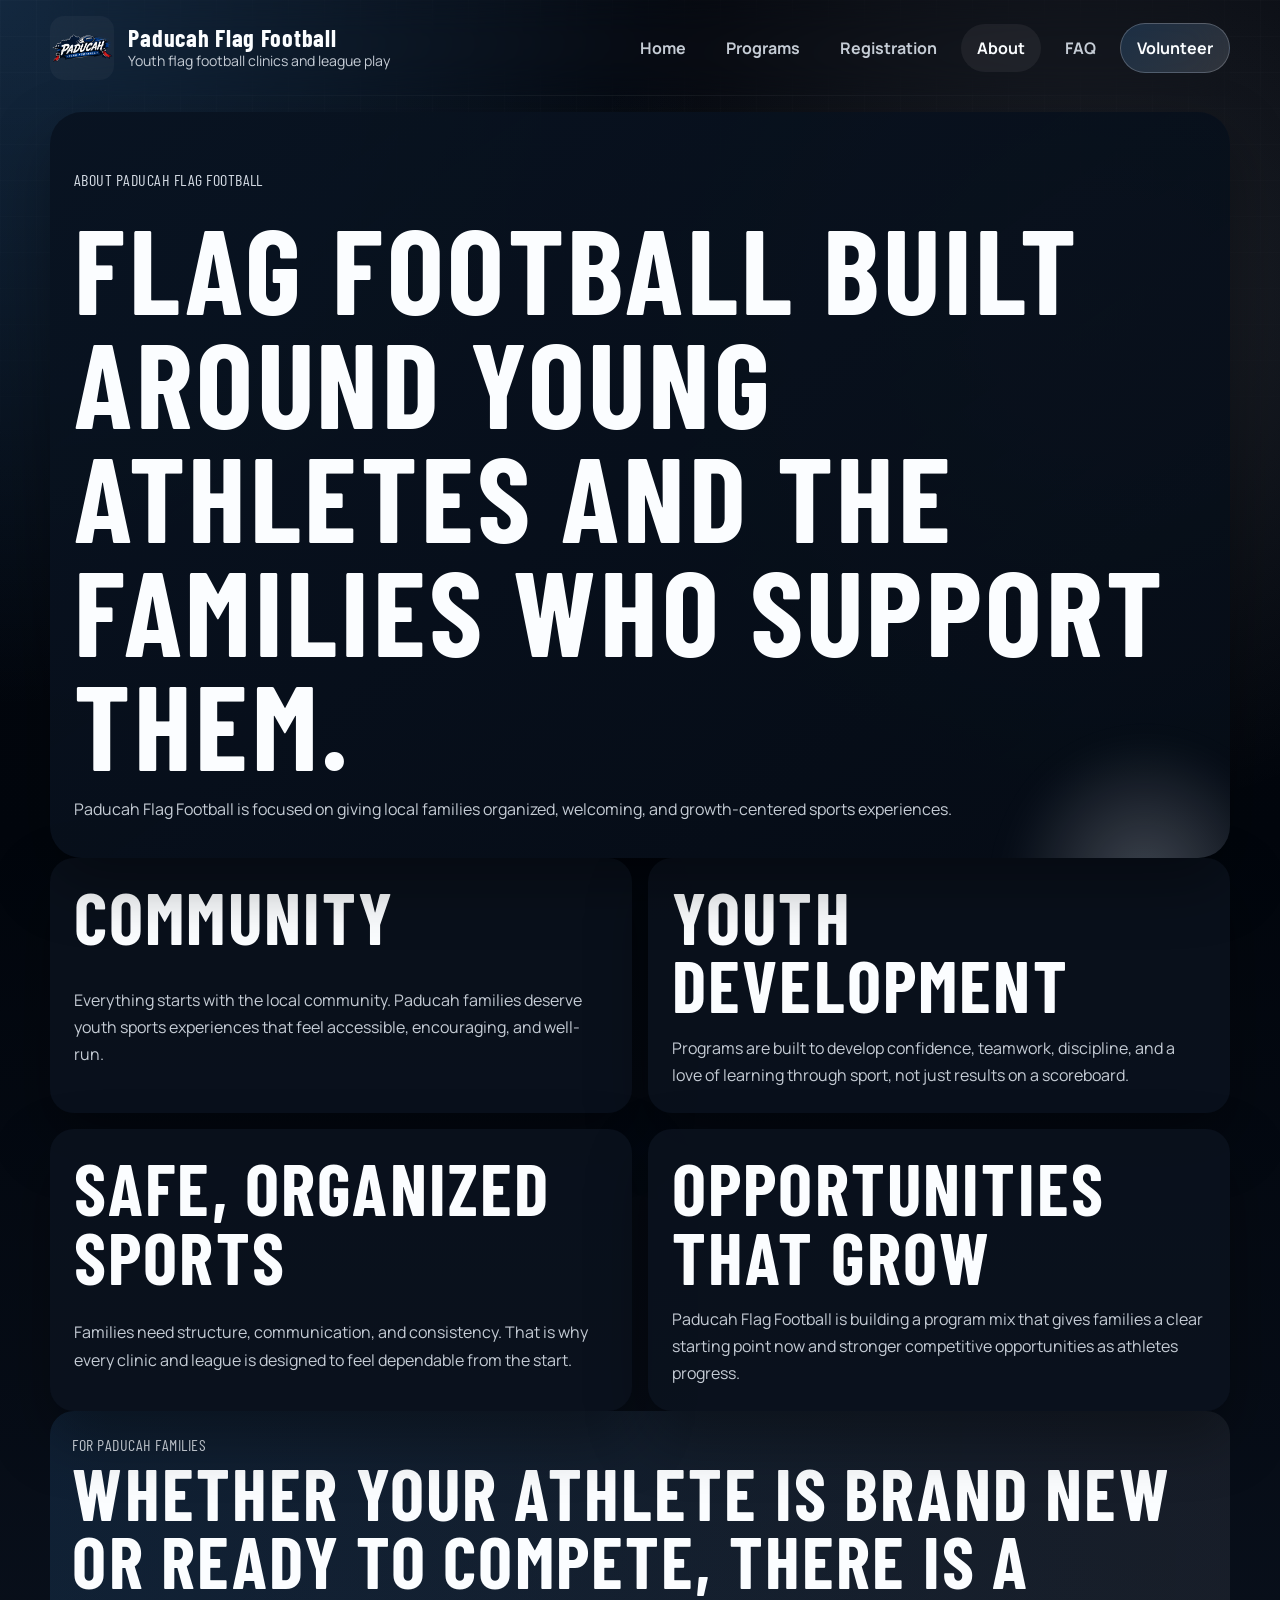
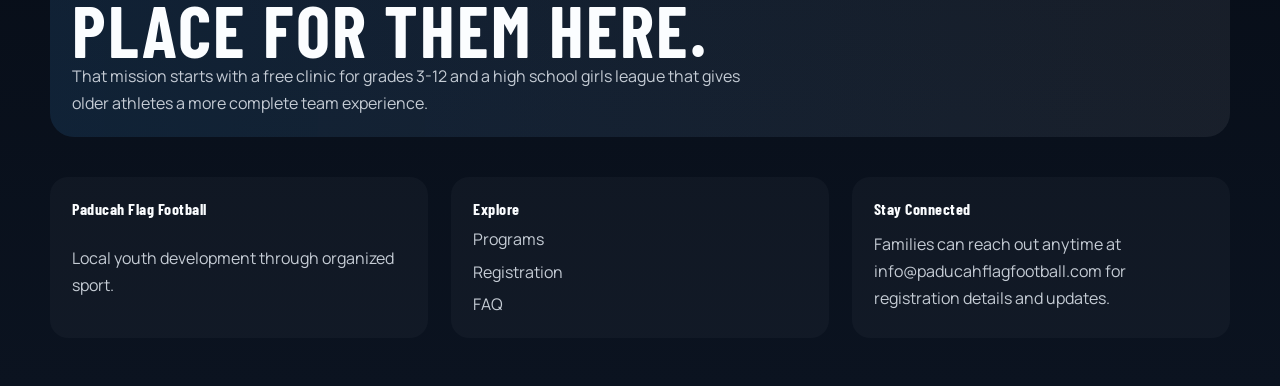
<file: about.html>
<!DOCTYPE html>
<html lang="en">
<head>
  <meta charset="UTF-8">
  <meta name="viewport" content="width=device-width, initial-scale=1.0">
  <title>About | Paducah Flag Football</title>
  <meta
    name="description"
    content="Learn about Paducah Flag Football and the focus on community, youth development, and safe organized sports for local families."
  >
  <link rel="preconnect" href="https://fonts.googleapis.com">
  <link rel="preconnect" href="https://fonts.gstatic.com" crossorigin>
  <link href="https://fonts.googleapis.com/css2?family=Barlow+Condensed:wght@600;700;800&family=Manrope:wght@400;500;600;700;800&display=swap" rel="stylesheet">
  <link rel="stylesheet" href="assets/styles.css">
</head>
<body>
  <div class="site-shell inner-page-shell">
    <header class="site-header">
      <a class="brand" href="index.html">
        <span class="brand-mark">
          <img class="brand-logo" src="images/pffLogo.png" alt="Paducah Flag Football logo">
        </span>
        <span class="brand-text">
          <strong>Paducah Flag Football</strong>
          <span>Youth flag football clinics and league play</span>
        </span>
      </a>
      <button class="menu-toggle" type="button" aria-expanded="false" aria-controls="site-nav">
        Menu
      </button>
      <nav class="site-nav" id="site-nav">
        <a href="index.html">Home</a>
        <a href="programs.html">Programs</a>
        <a href="registration.html">Registration</a>
        <a href="about.html" aria-current="page">About</a>
        <a href="faq.html">FAQ</a>
        <a href="volunteers.html" class="nav-cta">Volunteer</a>
      </nav>
    </header>

    <main>
      <section class="page-hero">
        <p class="eyebrow">About Paducah Flag Football</p>
        <h1>Flag football built around young athletes and the families who support them.</h1>
        <p>Paducah Flag Football is focused on giving local families organized, welcoming, and growth-centered sports experiences.</p>
      </section>

      <section class="story-grid">
        <article>
          <h2>Community</h2>
          <p>Everything starts with the local community. Paducah families deserve youth sports experiences that feel accessible, encouraging, and well-run.</p>
        </article>
        <article>
          <h2>Youth Development</h2>
          <p>Programs are built to develop confidence, teamwork, discipline, and a love of learning through sport, not just results on a scoreboard.</p>
        </article>
        <article>
          <h2>Safe, Organized Sports</h2>
          <p>Families need structure, communication, and consistency. That is why every clinic and league is designed to feel dependable from the start.</p>
        </article>
        <article>
          <h2>Opportunities That Grow</h2>
          <p>Paducah Flag Football is building a program mix that gives families a clear starting point now and stronger competitive opportunities as athletes progress.</p>
        </article>
      </section>

      <section class="support-strip">
        <div>
          <p class="eyebrow">For Paducah Families</p>
          <h2>Whether your athlete is brand new or ready to compete, there is a place for them here.</h2>
          <p>That mission starts with a free clinic for grades 3-12 and a high school girls league that gives older athletes a more complete team experience.</p>
        </div>
      </section>
    </main>

    <footer class="site-footer">
      <div>
        <strong>Paducah Flag Football</strong>
        <p>Local youth development through organized sport.</p>
      </div>
      <div>
        <strong>Explore</strong>
        <a href="programs.html">Programs</a>
        <a href="registration.html">Registration</a>
        <a href="faq.html">FAQ</a>
      </div>
      <div>
        <strong>Stay Connected</strong>
        <p>Families can reach out anytime at <a href="mailto:info@paducahflagfootball.com">info@paducahflagfootball.com</a> for registration details and updates.</p>
      </div>
    </footer>
  </div>

  <script src="assets/script.js"></script>
</body>
</html>
</file>
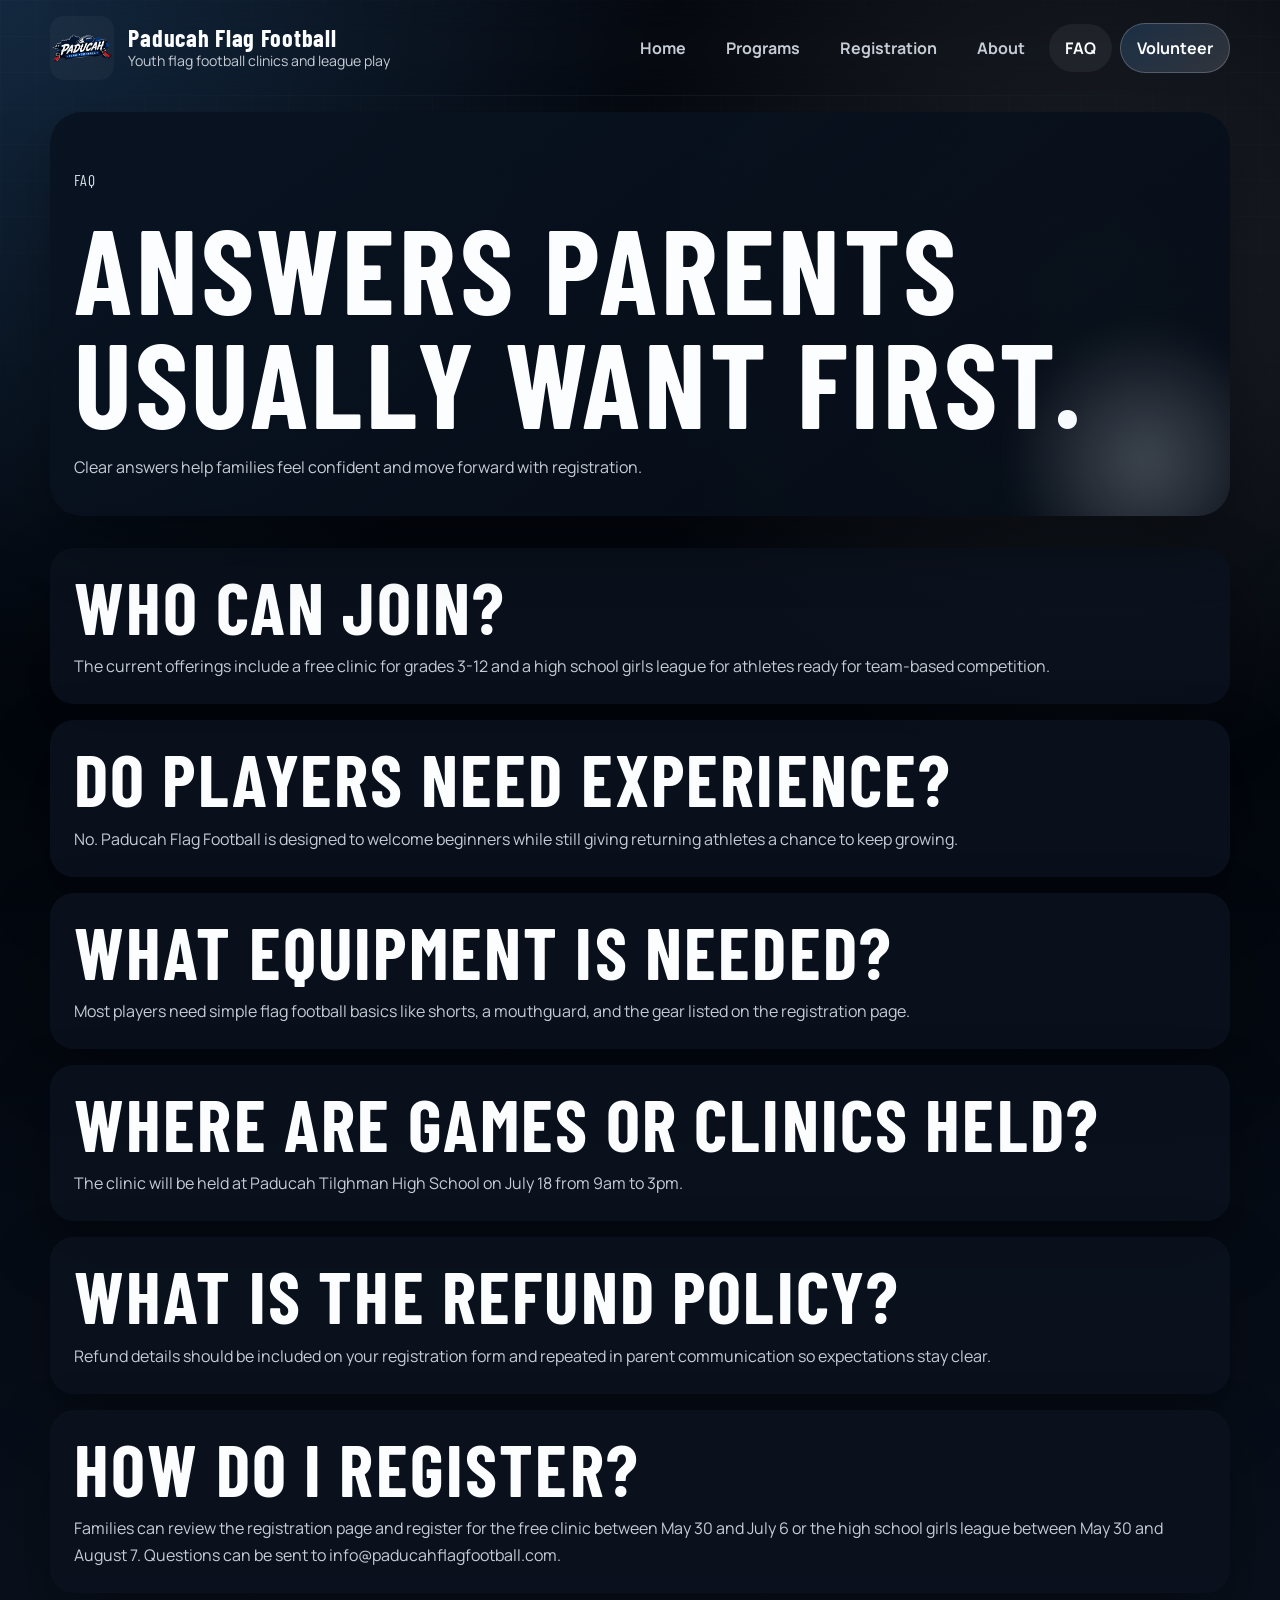
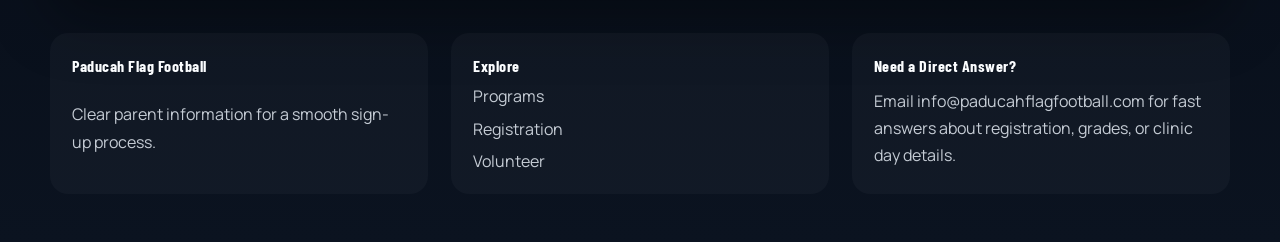
<file: faq.html>
<!DOCTYPE html>
<html lang="en">
<head>
  <meta charset="UTF-8">
  <meta name="viewport" content="width=device-width, initial-scale=1.0">
  <title>FAQ | Paducah Flag Football</title>
  <meta
    name="description"
    content="Find answers about eligibility, experience level, equipment, locations, refunds, and registration for Paducah Flag Football."
  >
  <link rel="preconnect" href="https://fonts.googleapis.com">
  <link rel="preconnect" href="https://fonts.gstatic.com" crossorigin>
  <link href="https://fonts.googleapis.com/css2?family=Barlow+Condensed:wght@600;700;800&family=Manrope:wght@400;500;600;700;800&display=swap" rel="stylesheet">
  <link rel="stylesheet" href="assets/styles.css">
</head>
<body>
  <div class="site-shell inner-page-shell">
    <header class="site-header">
      <a class="brand" href="index.html">
        <span class="brand-mark">
          <img class="brand-logo" src="images/pffLogo.png" alt="Paducah Flag Football logo">
        </span>
        <span class="brand-text">
          <strong>Paducah Flag Football</strong>
          <span>Youth flag football clinics and league play</span>
        </span>
      </a>
      <button class="menu-toggle" type="button" aria-expanded="false" aria-controls="site-nav">
        Menu
      </button>
      <nav class="site-nav" id="site-nav">
        <a href="index.html">Home</a>
        <a href="programs.html">Programs</a>
        <a href="registration.html">Registration</a>
        <a href="about.html">About</a>
        <a href="faq.html" aria-current="page">FAQ</a>
        <a href="volunteers.html" class="nav-cta">Volunteer</a>
      </nav>
    </header>

    <main>
      <section class="page-hero">
        <p class="eyebrow">FAQ</p>
        <h1>Answers parents usually want first.</h1>
        <p>Clear answers help families feel confident and move forward with registration.</p>
      </section>

      <section class="faq-list">
        <article class="faq-item">
          <h2>Who can join?</h2>
          <p>The current offerings include a free clinic for grades 3-12 and a high school girls league for athletes ready for team-based competition.</p>
        </article>
        <article class="faq-item">
          <h2>Do players need experience?</h2>
          <p>No. Paducah Flag Football is designed to welcome beginners while still giving returning athletes a chance to keep growing.</p>
        </article>
        <article class="faq-item">
          <h2>What equipment is needed?</h2>
          <p>Most players need simple flag football basics like shorts, a mouthguard, and the gear listed on the registration page.</p>
        </article>
        <article class="faq-item">
          <h2>Where are games or clinics held?</h2>
          <p>The clinic will be held at Paducah Tilghman High School on July 18 from 9am to 3pm.</p>
        </article>
        <article class="faq-item">
          <h2>What is the refund policy?</h2>
          <p>Refund details should be included on your registration form and repeated in parent communication so expectations stay clear.</p>
        </article>
        <article class="faq-item">
          <h2>How do I register?</h2>
          <p>Families can review the registration page and register for the free clinic between May 30 and July 6 or the high school girls league between May 30 and August 7. Questions can be sent to <a href="mailto:info@paducahflagfootball.com">info@paducahflagfootball.com</a>.</p>
        </article>
      </section>
    </main>

    <footer class="site-footer">
      <div>
        <strong>Paducah Flag Football</strong>
        <p>Clear parent information for a smooth sign-up process.</p>
      </div>
      <div>
        <strong>Explore</strong>
        <a href="programs.html">Programs</a>
        <a href="registration.html">Registration</a>
        <a href="volunteers.html">Volunteer</a>
      </div>
      <div>
        <strong>Need a Direct Answer?</strong>
        <p>Email <a href="mailto:info@paducahflagfootball.com">info@paducahflagfootball.com</a> for fast answers about registration, grades, or clinic day details.</p>
      </div>
    </footer>
  </div>

  <script src="assets/script.js"></script>
</body>
</html>
</file>
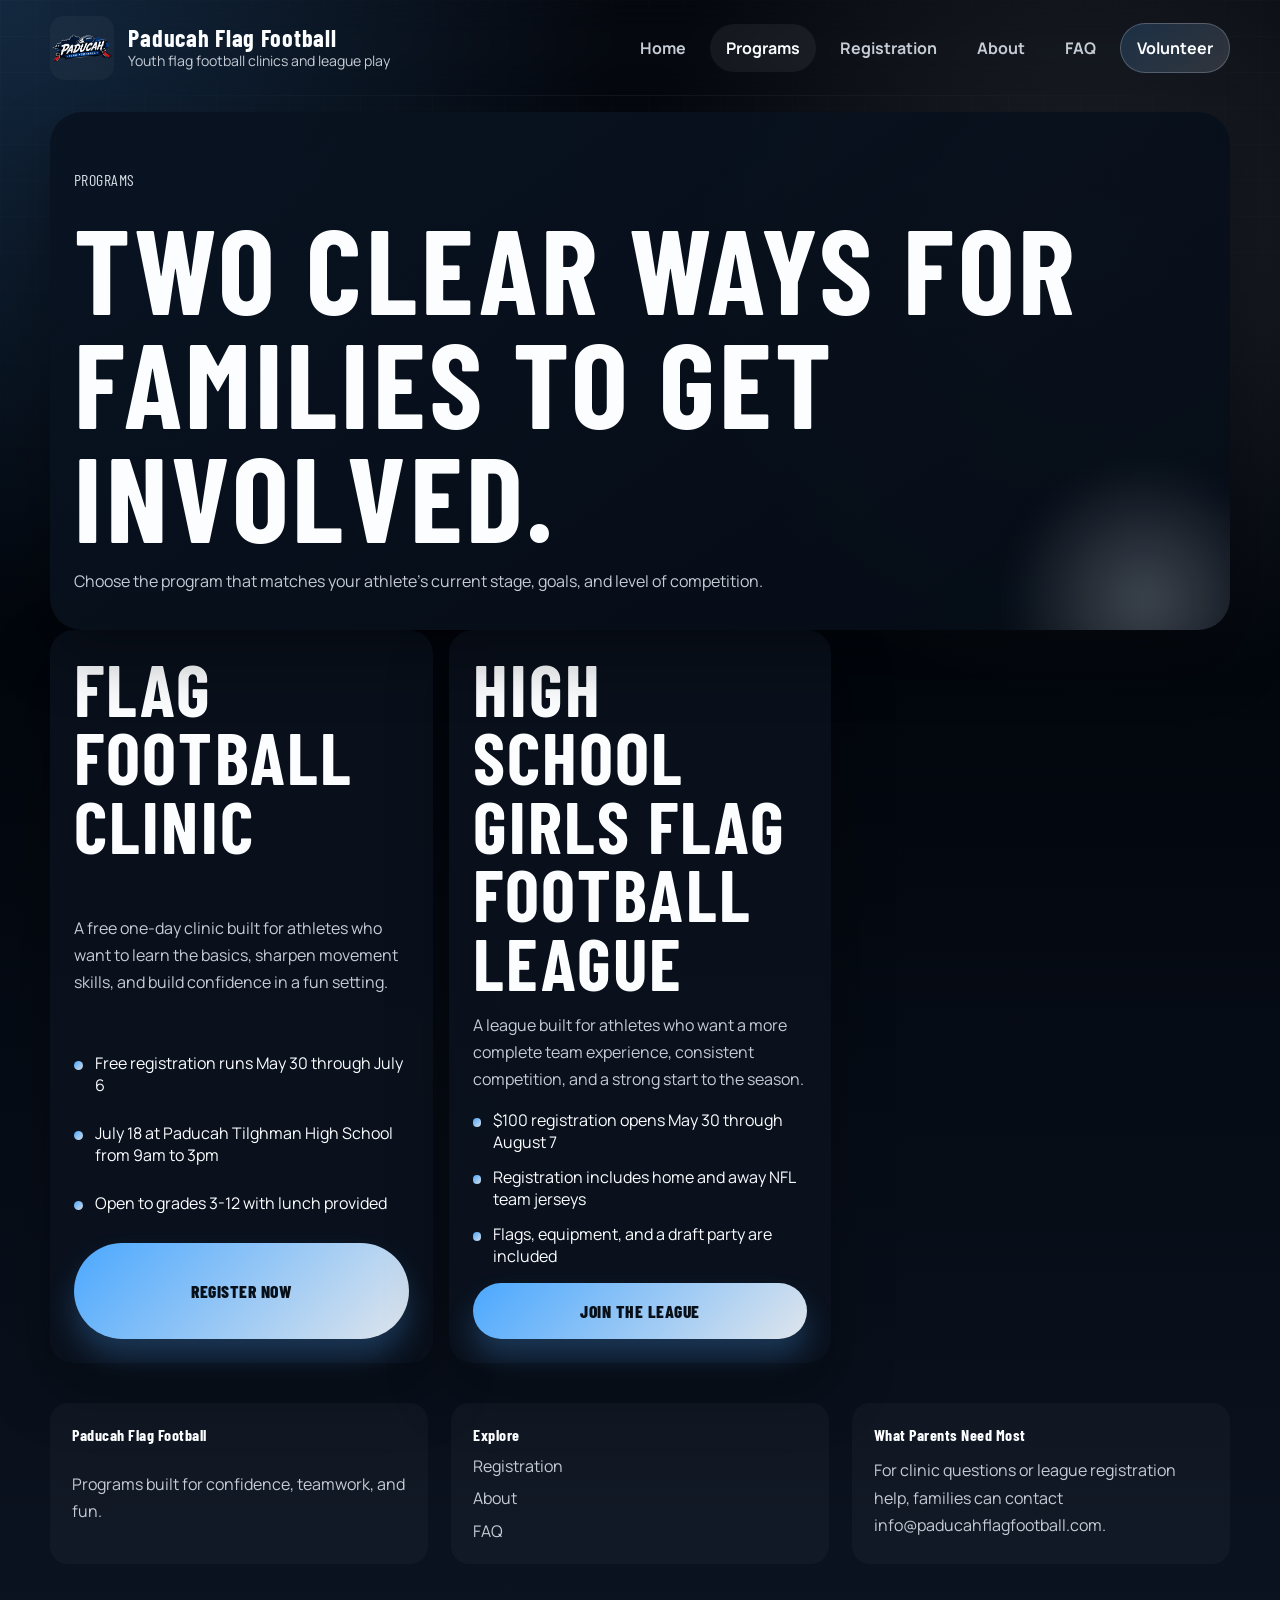
<file: programs.html>
<!DOCTYPE html>
<html lang="en">
<head>
  <meta charset="UTF-8">
  <meta name="viewport" content="width=device-width, initial-scale=1.0">
  <title>Programs | Paducah Flag Football Clinic and League</title>
  <meta
    name="description"
    content="Explore the free Paducah Flag Football Clinic on July 18 and current league opportunities for local athletes."
  >
  <link rel="preconnect" href="https://fonts.googleapis.com">
  <link rel="preconnect" href="https://fonts.gstatic.com" crossorigin>
  <link href="https://fonts.googleapis.com/css2?family=Barlow+Condensed:wght@600;700;800&family=Manrope:wght@400;500;600;700;800&display=swap" rel="stylesheet">
  <link rel="stylesheet" href="assets/styles.css">
</head>
<body>
  <div class="site-shell inner-page-shell">
    <header class="site-header">
      <a class="brand" href="index.html">
        <span class="brand-mark">
          <img class="brand-logo" src="images/pffLogo.png" alt="Paducah Flag Football logo">
        </span>
        <span class="brand-text">
          <strong>Paducah Flag Football</strong>
          <span>Youth flag football clinics and league play</span>
        </span>
      </a>
      <button class="menu-toggle" type="button" aria-expanded="false" aria-controls="site-nav">
        Menu
      </button>
      <nav class="site-nav" id="site-nav">
        <a href="index.html">Home</a>
        <a href="programs.html" aria-current="page">Programs</a>
        <a href="registration.html">Registration</a>
        <a href="about.html">About</a>
        <a href="faq.html">FAQ</a>
        <a href="volunteers.html" class="nav-cta">Volunteer</a>
      </nav>
    </header>

    <main>
      <section class="page-hero">
        <p class="eyebrow">Programs</p>
        <h1>Two clear ways for families to get involved.</h1>
        <p>Choose the program that matches your athlete's current stage, goals, and level of competition.</p>
      </section>

      <section class="program-detail-grid">
        <article class="program-detail-card" id="flag-football-program">
          <h2>Flag Football Clinic</h2>
          <p>A free one-day clinic built for athletes who want to learn the basics, sharpen movement skills, and build confidence in a fun setting.</p>
          <ul class="feature-list">
            <li>Free registration runs May 30 through July 6</li>
            <li>July 18 at Paducah Tilghman High School from 9am to 3pm</li>
            <li>Open to grades 3-12 with lunch provided</li>
          </ul>
          <a class="button button-primary" href="registration.html#flag-football">Register Now</a>
        </article>

        <article class="program-detail-card" id="girls-summer-program">
          <h2>High School Girls Flag Football League</h2>
          <p>A league built for athletes who want a more complete team experience, consistent competition, and a strong start to the season.</p>
          <ul class="feature-list">
            <li>$100 registration opens May 30 through August 7</li>
            <li>Registration includes home and away NFL team jerseys</li>
            <li>Flags, equipment, and a draft party are included</li>
          </ul>
          <a class="button button-primary" href="registration.html#girls-summer">Join the League</a>
        </article>
      </section>
    </main>

    <footer class="site-footer">
      <div>
        <strong>Paducah Flag Football</strong>
        <p>Programs built for confidence, teamwork, and fun.</p>
      </div>
      <div>
        <strong>Explore</strong>
        <a href="registration.html">Registration</a>
        <a href="about.html">About</a>
        <a href="faq.html">FAQ</a>
      </div>
      <div>
        <strong>What Parents Need Most</strong>
        <p>For clinic questions or league registration help, families can contact <a href="mailto:info@paducahflagfootball.com">info@paducahflagfootball.com</a>.</p>
      </div>
    </footer>
  </div>

  <script src="assets/script.js"></script>
</body>
</html>
</file>
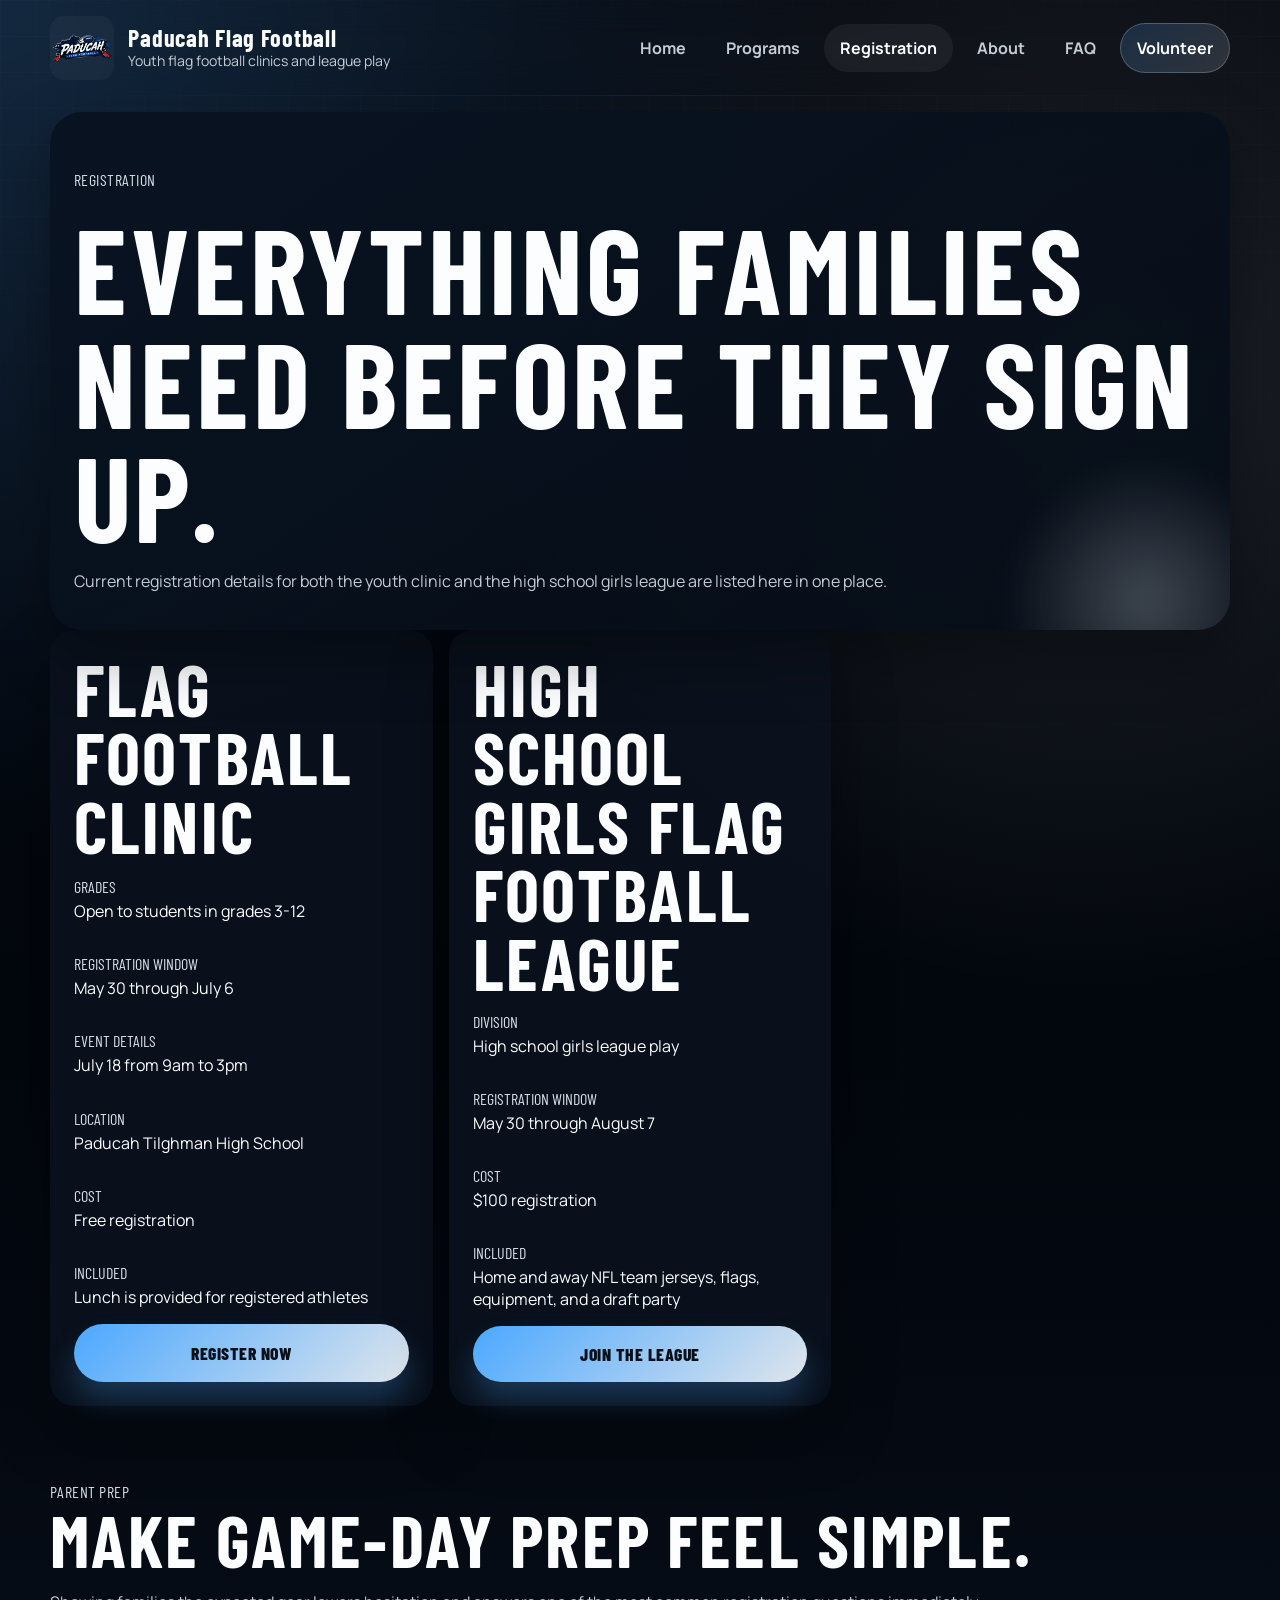
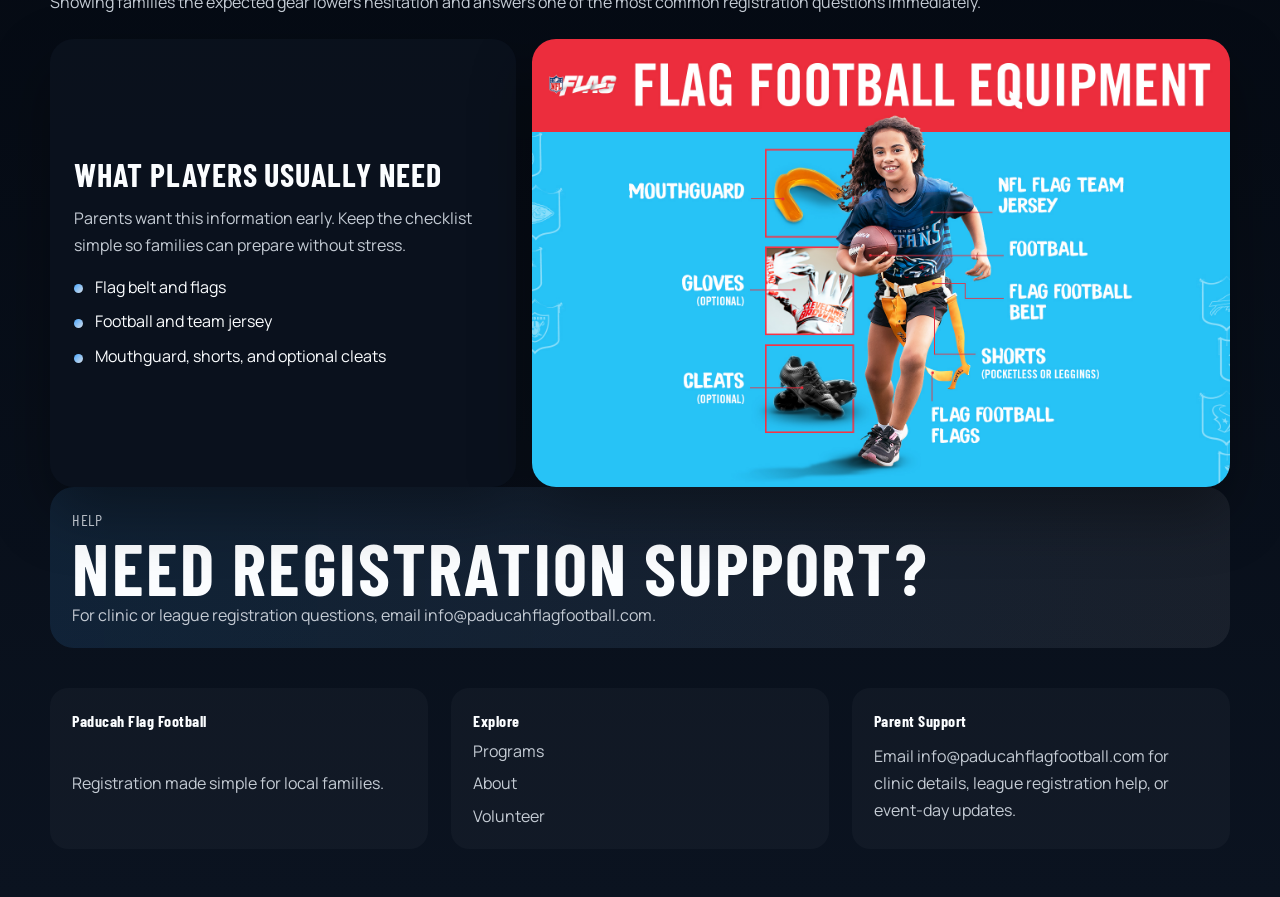
<file: registration.html>
<!DOCTYPE html>
<html lang="en">
<head>
  <meta charset="UTF-8">
  <meta name="viewport" content="width=device-width, initial-scale=1.0">
  <title>Registration | Paducah Flag Football Clinic</title>
  <meta
    name="description"
    content="Review live registration details for the free Paducah Flag Football Clinic, including dates, grades, location, and contact information."
  >
  <link rel="preconnect" href="https://fonts.googleapis.com">
  <link rel="preconnect" href="https://fonts.gstatic.com" crossorigin>
  <link href="https://fonts.googleapis.com/css2?family=Barlow+Condensed:wght@600;700;800&family=Manrope:wght@400;500;600;700;800&display=swap" rel="stylesheet">
  <link rel="stylesheet" href="assets/styles.css">
</head>
<body>
  <div class="site-shell inner-page-shell">
    <header class="site-header">
      <a class="brand" href="index.html">
        <span class="brand-mark">
          <img class="brand-logo" src="images/pffLogo.png" alt="Paducah Flag Football logo">
        </span>
        <span class="brand-text">
          <strong>Paducah Flag Football</strong>
          <span>Youth flag football clinics and league play</span>
        </span>
      </a>
      <button class="menu-toggle" type="button" aria-expanded="false" aria-controls="site-nav">
        Menu
      </button>
      <nav class="site-nav" id="site-nav">
        <a href="index.html">Home</a>
        <a href="programs.html">Programs</a>
        <a href="registration.html" aria-current="page">Registration</a>
        <a href="about.html">About</a>
        <a href="faq.html">FAQ</a>
        <a href="volunteers.html" class="nav-cta">Volunteer</a>
      </nav>
    </header>

    <main>
      <section class="page-hero">
        <p class="eyebrow">Registration</p>
        <h1>Everything families need before they sign up.</h1>
        <p>Current registration details for both the youth clinic and the high school girls league are listed here in one place.</p>
      </section>

      <section class="registration-grid">
        <article class="registration-card" id="flag-football">
          <div class="registration-header">
            <h2>Flag Football Clinic</h2>
          </div>
          <dl>
            <div>
              <dt>Grades</dt>
              <dd>Open to students in grades 3-12</dd>
            </div>
            <div>
              <dt>Registration Window</dt>
              <dd>May 30 through July 6</dd>
            </div>
            <div>
              <dt>Event Details</dt>
              <dd>July 18 from 9am to 3pm</dd>
            </div>
            <div>
              <dt>Location</dt>
              <dd>Paducah Tilghman High School</dd>
            </div>
            <div>
              <dt>Cost</dt>
              <dd>Free registration</dd>
            </div>
            <div>
              <dt>Included</dt>
              <dd>Lunch is provided for registered athletes</dd>
            </div>
          </dl>
          <a class="button button-primary" href="#top">Register Now</a>
        </article>

        <article class="registration-card" id="girls-summer">
          <div class="registration-header">
            <h2>High School Girls Flag Football League</h2>
          </div>
          <dl>
            <div>
              <dt>Division</dt>
              <dd>High school girls league play</dd>
            </div>
            <div>
              <dt>Registration Window</dt>
              <dd>May 30 through August 7</dd>
            </div>
            <div>
              <dt>Cost</dt>
              <dd>$100 registration</dd>
            </div>
            <div>
              <dt>Included</dt>
              <dd>Home and away NFL team jerseys, flags, equipment, and a draft party</dd>
            </div>
          </dl>
          <a class="button button-primary" href="#top">Join the League</a>
        </article>

      </section>

      <section class="section-block equipment-section">
        <div class="section-heading split-heading">
          <div>
            <p class="eyebrow">Parent Prep</p>
            <h2>Make game-day prep feel simple.</h2>
          </div>
          <p>Showing families the expected gear lowers hesitation and answers one of the most common registration questions immediately.</p>
        </div>
        <div class="support-media-layout equipment-media-layout">
          <div class="support-copy-card">
            <h3>What players usually need</h3>
            <p>Parents want this information early. Keep the checklist simple so families can prepare without stress.</p>
            <ul class="feature-list">
              <li>Flag belt and flags</li>
              <li>Football and team jersey</li>
              <li>Mouthguard, shorts, and optional cleats</li>
            </ul>
          </div>
          <figure class="image-card image-card-wide">
            <img src="images/drive-assets/football-equipment-girl.jpg" alt="NFL FLAG equipment graphic showing football, jersey, flags, mouthguard, shorts, gloves, and cleats.">
          </figure>
        </div>
      </section>

      <section class="support-strip">
        <div>
          <p class="eyebrow">Help</p>
          <h2>Need registration support?</h2>
          <p>For clinic or league registration questions, email <a href="mailto:info@paducahflagfootball.com">info@paducahflagfootball.com</a>.</p>
        </div>
      </section>
    </main>

    <footer class="site-footer">
      <div>
        <strong>Paducah Flag Football</strong>
        <p>Registration made simple for local families.</p>
      </div>
      <div>
        <strong>Explore</strong>
        <a href="programs.html">Programs</a>
        <a href="about.html">About</a>
        <a href="volunteers.html">Volunteer</a>
      </div>
      <div>
        <strong>Parent Support</strong>
        <p>Email <a href="mailto:info@paducahflagfootball.com">info@paducahflagfootball.com</a> for clinic details, league registration help, or event-day updates.</p>
      </div>
    </footer>
  </div>

  <script src="assets/script.js"></script>
</body>
</html>
</file>
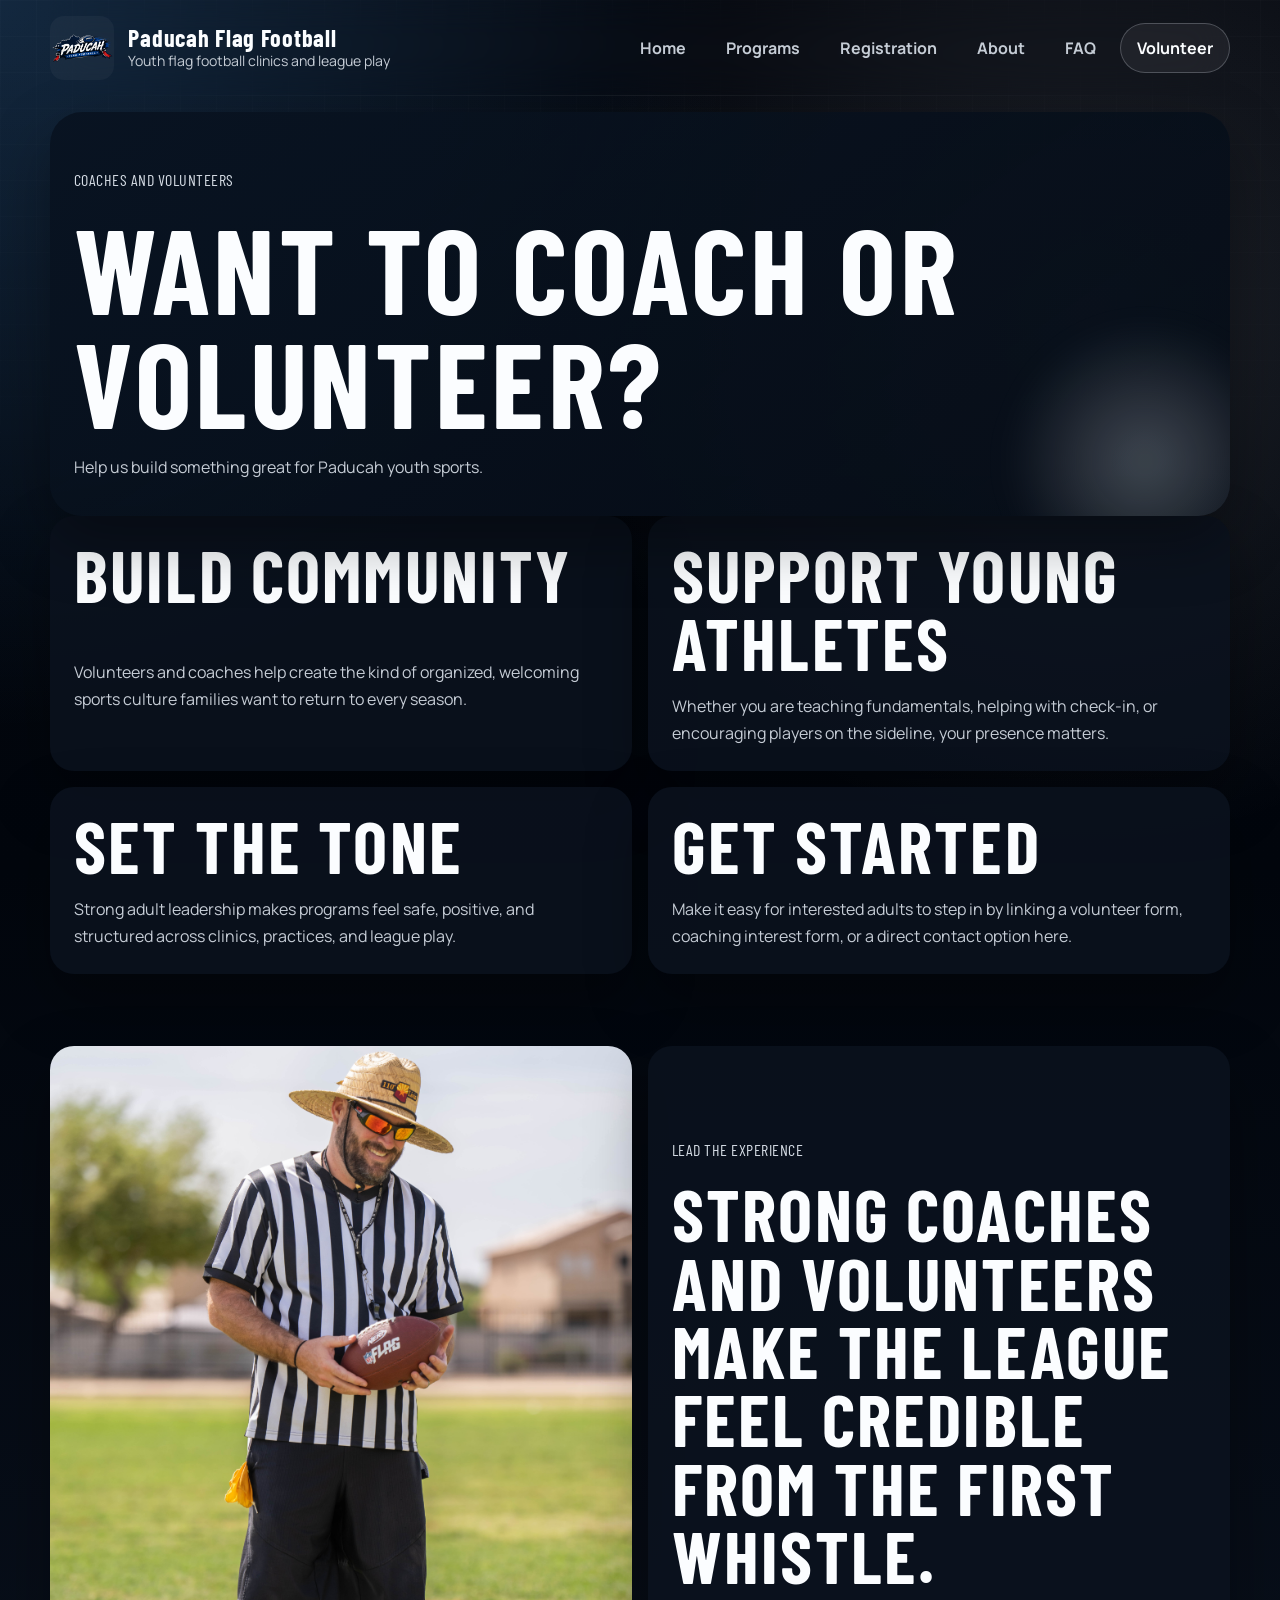
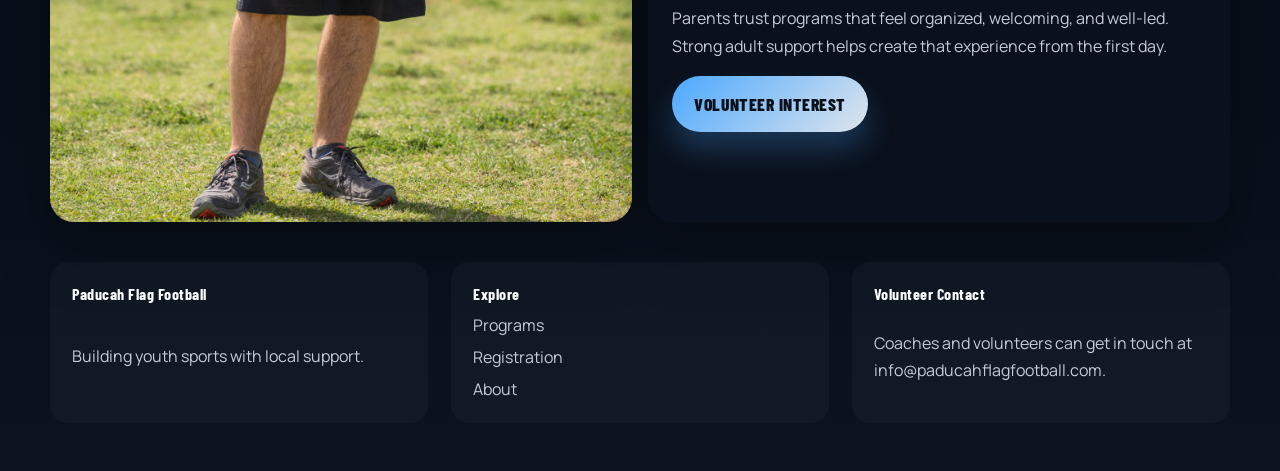
<file: volunteers.html>
<!DOCTYPE html>
<html lang="en">
<head>
  <meta charset="UTF-8">
  <meta name="viewport" content="width=device-width, initial-scale=1.0">
  <title>Coaches and Volunteers | Paducah Flag Football</title>
  <meta
    name="description"
    content="Learn how to coach or volunteer with Paducah Flag Football and help build strong youth sports opportunities for local families."
  >
  <link rel="preconnect" href="https://fonts.googleapis.com">
  <link rel="preconnect" href="https://fonts.gstatic.com" crossorigin>
  <link href="https://fonts.googleapis.com/css2?family=Barlow+Condensed:wght@600;700;800&family=Manrope:wght@400;500;600;700;800&display=swap" rel="stylesheet">
  <link rel="stylesheet" href="assets/styles.css">
</head>
<body>
  <div class="site-shell inner-page-shell">
    <header class="site-header">
      <a class="brand" href="index.html">
        <span class="brand-mark">
          <img class="brand-logo" src="images/pffLogo.png" alt="Paducah Flag Football logo">
        </span>
        <span class="brand-text">
          <strong>Paducah Flag Football</strong>
          <span>Youth flag football clinics and league play</span>
        </span>
      </a>
      <button class="menu-toggle" type="button" aria-expanded="false" aria-controls="site-nav">
        Menu
      </button>
      <nav class="site-nav" id="site-nav">
        <a href="index.html">Home</a>
        <a href="programs.html">Programs</a>
        <a href="registration.html">Registration</a>
        <a href="about.html">About</a>
        <a href="faq.html">FAQ</a>
        <a href="volunteers.html" aria-current="page" class="nav-cta">Volunteer</a>
      </nav>
    </header>

    <main>
      <section class="page-hero">
        <p class="eyebrow">Coaches and Volunteers</p>
        <h1>Want to coach or volunteer?</h1>
        <p>Help us build something great for Paducah youth sports.</p>
      </section>

      <section class="story-grid">
        <article>
          <h2>Build Community</h2>
          <p>Volunteers and coaches help create the kind of organized, welcoming sports culture families want to return to every season.</p>
        </article>
        <article>
          <h2>Support Young Athletes</h2>
          <p>Whether you are teaching fundamentals, helping with check-in, or encouraging players on the sideline, your presence matters.</p>
        </article>
        <article>
          <h2>Set the Tone</h2>
          <p>Strong adult leadership makes programs feel safe, positive, and structured across clinics, practices, and league play.</p>
        </article>
        <article>
          <h2>Get Started</h2>
          <p>Make it easy for interested adults to step in by linking a volunteer form, coaching interest form, or a direct contact option here.</p>
        </article>
      </section>

      <section class="section-block volunteer-photo-section">
        <div class="support-media-layout volunteer-media-layout">
          <figure class="image-card image-card-portrait">
            <img src="images/drive-assets/league-action.jpg" alt="Flag football official holding an NFL FLAG football on the field.">
          </figure>
          <div class="support-copy-card">
            <p class="eyebrow">Lead the Experience</p>
            <h2>Strong coaches and volunteers make the league feel credible from the first whistle.</h2>
            <p>Parents trust programs that feel organized, welcoming, and well-led. Strong adult support helps create that experience from the first day.</p>
            <a class="button button-primary" href="#top">Volunteer Interest</a>
          </div>
        </div>
      </section>
    </main>

    <footer class="site-footer">
      <div>
        <strong>Paducah Flag Football</strong>
        <p>Building youth sports with local support.</p>
      </div>
      <div>
        <strong>Explore</strong>
        <a href="programs.html">Programs</a>
        <a href="registration.html">Registration</a>
        <a href="about.html">About</a>
      </div>
      <div>
        <strong>Volunteer Contact</strong>
        <p>Coaches and volunteers can get in touch at <a href="mailto:info@paducahflagfootball.com">info@paducahflagfootball.com</a>.</p>
      </div>
    </footer>
  </div>

  <script src="assets/script.js"></script>
</body>
</html>
</file>
<file: assets/styles.css>
:root {
  --bg: #02060d;
  --surface: #09111d;
  --surface-strong: #132237;
  --surface-soft: rgba(12, 19, 31, 0.82);
  --line: rgba(194, 201, 209, 0.22);
  --text: #fbfdff;
  --muted: #c5ccd5;
  --accent-silver: #d6dde6;
  --accent-blue: #4ba8ff;
  --accent-blue-deep: #1e5fa8;
  --shadow: 0 26px 60px rgba(0, 0, 0, 0.35);
  --radius-xl: 32px;
  --radius-lg: 24px;
  --radius-md: 18px;
  --content-width: 1180px;
}

* {
  box-sizing: border-box;
}

html {
  scroll-behavior: smooth;
}

body {
  margin: 0;
  min-height: 100vh;
  font-family: "Manrope", sans-serif;
  color: var(--text);
  background:
    radial-gradient(circle at top left, rgba(75, 168, 255, 0.2), transparent 30%),
    radial-gradient(circle at 85% 15%, rgba(214, 221, 230, 0.12), transparent 26%),
    linear-gradient(180deg, #05080f 0%, #02060d 42%, #0b1320 100%);
}

body::before {
  content: "";
  position: fixed;
  inset: 0;
  background-image:
    linear-gradient(rgba(255, 255, 255, 0.03) 1px, transparent 1px),
    linear-gradient(90deg, rgba(255, 255, 255, 0.03) 1px, transparent 1px);
  background-size: 36px 36px;
  -webkit-mask-image: linear-gradient(180deg, rgba(0, 0, 0, 0.5), transparent 75%);
  mask-image: linear-gradient(180deg, rgba(0, 0, 0, 0.5), transparent 75%);
  pointer-events: none;
}

a {
  color: inherit;
  text-decoration: none;
}

p {
  margin: 0;
  line-height: 1.7;
  color: var(--muted);
}

h1,
h2,
h3,
strong,
.button,
.brand-text strong,
.card-tag,
.hero-badge,
.eyebrow {
  font-family: "Barlow Condensed", sans-serif;
  letter-spacing: 0.03em;
}

h1,
h2,
h3 {
  margin: 0;
  color: var(--text);
  line-height: 0.95;
  text-transform: uppercase;
}

h1 {
  font-size: clamp(4rem, 12vw, 7.5rem);
}

h2 {
  font-size: clamp(2.4rem, 6vw, 4.5rem);
}

h3 {
  font-size: clamp(1.5rem, 4vw, 2rem);
}

ul {
  margin: 0;
  padding: 0;
  list-style: none;
}

dl,
dt,
dd {
  margin: 0;
}

.site-shell {
  position: relative;
  width: min(calc(100% - 2rem), var(--content-width));
  margin: 0 auto;
  padding-bottom: 2rem;
}

.site-header {
  position: sticky;
  top: 0;
  z-index: 10;
  display: flex;
  align-items: center;
  justify-content: space-between;
  gap: 1rem;
  padding: 1rem 0;
  -webkit-backdrop-filter: blur(18px);
  backdrop-filter: blur(18px);
}

.site-header::after {
  content: "";
  position: absolute;
  inset: auto 0 0;
  height: 1px;
  background: linear-gradient(90deg, transparent, rgba(255, 255, 255, 0.06), transparent);
}

.brand {
  display: inline-flex;
  align-items: center;
  gap: 0.9rem;
  min-width: 0;
}

.brand-mark {
  display: grid;
  place-items: center;
  width: 4rem;
  height: 4rem;
  flex: 0 0 auto;
  border-radius: 14px;
  overflow: hidden;
  background: rgba(255, 255, 255, 0.04);
}

.brand-logo {
  display: block;
  width: 100%;
  height: 100%;
  object-fit: contain;
}

.brand-text {
  display: grid;
  gap: 0.1rem;
}

.brand-text strong {
  font-size: 1.5rem;
  line-height: 1;
}

.brand-text span {
  color: var(--muted);
  font-size: 0.88rem;
}

.site-nav {
  display: flex;
  align-items: center;
  gap: 0.5rem;
  flex-wrap: wrap;
  justify-content: flex-end;
}

.site-nav a {
  padding: 0.8rem 1rem;
  border-radius: 999px;
  color: var(--muted);
  font-weight: 700;
  transition: background-color 180ms ease, color 180ms ease, transform 180ms ease;
}

.site-nav a:hover,
.site-nav a[aria-current="page"] {
  color: var(--text);
  background: rgba(255, 255, 255, 0.06);
}

.site-nav .nav-cta {
  background: linear-gradient(135deg, rgba(75, 168, 255, 0.18), rgba(214, 221, 230, 0.16));
  color: var(--text);
  border: 1px solid rgba(214, 221, 230, 0.26);
}

.menu-toggle {
  display: none;
  border: 1px solid var(--line);
  border-radius: 999px;
  background: rgba(255, 255, 255, 0.04);
  color: var(--text);
  padding: 0.85rem 1rem;
  font: inherit;
  font-weight: 700;
}

.hero-section,
.page-hero {
  position: relative;
  overflow: hidden;
  border-radius: var(--radius-xl);
  background: linear-gradient(145deg, rgba(9, 19, 33, 0.96), rgba(6, 13, 23, 0.88));
  box-shadow: var(--shadow);
}

.hero-section {
  display: grid;
  gap: 2rem;
  padding: 4rem 1.6rem 2rem;
}

.hero-section::after,
.page-hero::after {
  content: "";
  position: absolute;
  inset: auto -5% -22% auto;
  width: 18rem;
  height: 18rem;
  border-radius: 999px;
  background: radial-gradient(circle, rgba(214, 221, 230, 0.28), transparent 68%);
  filter: blur(16px);
}

.hero-copy,
.hero-panel,
.page-hero {
  position: relative;
  z-index: 1;
}

.hero-copy {
  display: grid;
  gap: 1rem;
}

.hero-lead {
  max-width: 12ch;
  font-size: clamp(1.25rem, 3.2vw, 1.8rem);
  font-weight: 700;
  color: var(--text);
}

.eyebrow {
  color: var(--accent-silver);
  font-size: 1rem;
  text-transform: uppercase;
}

.hero-actions,
.section-heading,
.registration-header,
.support-strip,
.volunteer-banner,
.split-heading {
  display: flex;
  gap: 1rem;
}

.hero-actions {
  flex-wrap: wrap;
  margin-top: 0.5rem;
}

.button {
  display: inline-flex;
  align-items: center;
  justify-content: center;
  gap: 0.45rem;
  min-height: 3.5rem;
  padding: 0.9rem 1.4rem;
  border-radius: 999px;
  font-size: 1.1rem;
  font-weight: 800;
  text-transform: uppercase;
  transition: transform 180ms ease, box-shadow 180ms ease, background-color 180ms ease;
}

.button:hover {
  transform: translateY(-2px);
}

.button-primary {
  background: linear-gradient(135deg, var(--accent-blue), #dfe5ec);
  color: #071018;
  box-shadow: 0 18px 28px rgba(75, 168, 255, 0.24);
}

.button-secondary {
  background: linear-gradient(135deg, rgba(75, 168, 255, 0.18), rgba(214, 221, 230, 0.14));
  border: 1px solid rgba(194, 201, 209, 0.3);
  color: var(--text);
}

.inline-link {
  width: fit-content;
  color: var(--text);
  font-weight: 800;
  text-transform: uppercase;
}

.inline-link:hover {
  color: var(--accent-silver);
}

.hero-panel {
  display: grid;
  gap: 1rem;
  align-content: start;
}

.hero-badge,
.card-tag {
  width: fit-content;
  padding: 0.45rem 0.8rem;
  border-radius: 999px;
  background: rgba(255, 255, 255, 0.08);
  color: var(--text);
  font-size: 0.95rem;
  text-transform: uppercase;
}

.hero-points,
.feature-list {
  display: grid;
  gap: 0.8rem;
}

.hero-points li,
.feature-list li {
  position: relative;
  padding-left: 1.3rem;
  color: var(--text);
}

.hero-points li::before,
.feature-list li::before {
  content: "";
  position: absolute;
  left: 0;
  top: 0.55rem;
  width: 0.55rem;
  height: 0.55rem;
  border-radius: 999px;
  background: linear-gradient(135deg, var(--accent-blue), var(--accent-silver));
}

.hero-card,
.program-card,
.highlight-card,
.program-detail-card,
.registration-card,
.faq-item,
.story-grid article,
.why-grid article,
.faq-preview-grid article {
  border-radius: var(--radius-lg);
  background: var(--surface-soft);
  box-shadow: var(--shadow);
}

.hero-card,
.program-card,
.highlight-card,
.program-detail-card,
.registration-card,
.faq-item,
.story-grid article,
.why-grid article,
.faq-preview-grid article {
  padding: 1.5rem;
}

.announcement-strip,
.support-strip,
.volunteer-banner {
  align-items: center;
  justify-content: space-between;
  border-radius: var(--radius-lg);
  padding: 1.2rem 1.4rem;
  background: linear-gradient(90deg, rgba(75, 168, 255, 0.12), rgba(214, 221, 230, 0.08));
}

.announcement-strip {
  margin-top: 1.25rem;
}

.announcement-strip p {
  color: var(--text);
  font-weight: 700;
}

.section-block {
  display: grid;
  gap: 1.4rem;
  padding: 4.5rem 0 0;
}

.section-heading {
  align-items: end;
  justify-content: space-between;
  flex-wrap: wrap;
}

.section-heading.narrow {
  max-width: 60rem;
}

.program-grid,
.registration-highlight-grid,
.why-grid,
.faq-preview-grid,
.story-grid,
.program-detail-grid,
.registration-grid,
.image-showcase-grid,
.support-media-layout {
  display: grid;
  gap: 1rem;
}

.program-card,
.highlight-card,
.program-detail-card,
.registration-card,
.story-grid article,
.why-grid article,
.faq-preview-grid article {
  display: grid;
  gap: 1rem;
}

.soon-card {
  background: linear-gradient(145deg, rgba(12, 30, 42, 0.92), rgba(11, 24, 40, 0.82));
}

.page-hero {
  display: grid;
  gap: 1rem;
  padding: 3.4rem 1.5rem 2.2rem;
  margin-top: 1rem;
}

.faq-list {
  display: grid;
  gap: 1rem;
  padding-top: 2rem;
}

.faq-item {
  display: grid;
  gap: 0.8rem;
}

.registration-card dl {
  display: grid;
  gap: 1rem;
}

.registration-card dl div {
  padding-bottom: 1rem;
}

.registration-card dl div:last-child {
  padding-bottom: 0;
  border-bottom: 0;
}

.registration-card dt {
  margin-bottom: 0.25rem;
  color: var(--accent-silver);
  font-family: "Barlow Condensed", sans-serif;
  font-size: 1rem;
  text-transform: uppercase;
}

.registration-card dd {
  color: var(--text);
}

.site-footer {
  display: grid;
  gap: 1.4rem;
  padding: 4rem 0 1rem;
}

.site-footer > div {
  display: grid;
  gap: 0.65rem;
  padding: 1.4rem;
  border-radius: var(--radius-md);
  background: rgba(255, 255, 255, 0.03);
}

.site-footer a {
  color: var(--muted);
}

.site-footer a:hover {
  color: var(--text);
}

.image-showcase-section .section-heading p:last-child,
.support-strip p,
.support-copy-card p {
  max-width: 44rem;
}

.image-card {
  margin: 0;
  overflow: hidden;
  border-radius: var(--radius-lg);
  background: rgba(255, 255, 255, 0.03);
  box-shadow: var(--shadow);
}

.image-card img {
  display: block;
  width: 100%;
  height: 100%;
  object-fit: cover;
}

.image-card-large {
  min-height: 21rem;
}

.image-card-tall {
  min-height: 21rem;
}

.image-card-wide {
  min-height: 20rem;
}

.image-card-portrait {
  min-height: 28rem;
}

.support-copy-card {
  display: grid;
  gap: 1rem;
  align-content: center;
  padding: 1.5rem;
  border-radius: var(--radius-lg);
  background: var(--surface-soft);
  box-shadow: var(--shadow);
}

.support-copy-card .button {
  width: fit-content;
}

.volunteer-media-layout .support-copy-card {
  min-height: 28rem;
}

.inner-page-shell .site-footer {
  padding-top: 2.5rem;
}

@media (min-width: 720px) {
  .site-shell {
    width: min(calc(100% - 3rem), var(--content-width));
  }

  .hero-section {
    grid-template-columns: minmax(0, 1.25fr) minmax(20rem, 0.85fr);
    align-items: stretch;
    padding: 5rem 2.4rem 2.6rem;
  }

  .program-grid,
  .registration-highlight-grid,
  .why-grid,
  .faq-preview-grid,
  .story-grid,
  .program-detail-grid,
  .registration-grid,
  .image-showcase-grid,
  .support-media-layout,
  .site-footer {
    grid-template-columns: repeat(2, minmax(0, 1fr));
  }

  .image-card-large {
    min-height: 28rem;
  }

  .image-card-tall,
  .image-card-wide {
    min-height: 28rem;
  }
}

@media (min-width: 1000px) {
  .program-grid,
  .registration-highlight-grid,
  .why-grid,
  .faq-preview-grid,
  .site-footer {
    grid-template-columns: repeat(3, minmax(0, 1fr));
  }

  .program-detail-grid,
  .registration-grid {
    grid-template-columns: repeat(3, minmax(0, 1fr));
  }

  .image-showcase-grid {
    grid-template-columns: 1.35fr 0.85fr;
  }

  .equipment-media-layout {
    grid-template-columns: 0.8fr 1.2fr;
    align-items: stretch;
  }

  .story-grid {
    grid-template-columns: repeat(2, minmax(0, 1fr));
  }
}

@media (max-width: 799px) {
  .menu-toggle {
    display: inline-flex;
    align-items: center;
    justify-content: center;
  }

  .site-nav {
    position: absolute;
    top: calc(100% + 0.8rem);
    right: 0;
    left: 0;
    display: none;
    flex-direction: column;
    align-items: stretch;
    padding: 0.8rem;
    border-radius: 24px;
    background: rgba(7, 15, 24, 0.98);
    box-shadow: var(--shadow);
  }

  .site-nav.is-open {
    display: flex;
  }

  .site-nav a {
    width: 100%;
  }
}

@media (prefers-reduced-motion: no-preference) {
  .hero-copy,
  .hero-panel,
  .section-block,
  .page-hero,
  .program-card,
  .highlight-card,
  .program-detail-card,
  .registration-card,
  .faq-item,
  .story-grid article,
  .why-grid article,
  .faq-preview-grid article,
  .site-footer > div {
    animation: rise-in 700ms ease both;
  }

  .hero-panel {
    animation-delay: 120ms;
  }

  .section-block:nth-of-type(2),
  .site-footer > div:nth-child(2) {
    animation-delay: 140ms;
  }

  .section-block:nth-of-type(3),
  .site-footer > div:nth-child(3) {
    animation-delay: 220ms;
  }
}

@keyframes rise-in {
  from {
    opacity: 0;
    transform: translateY(18px);
  }

  to {
    opacity: 1;
    transform: translateY(0);
  }
}
</file>
